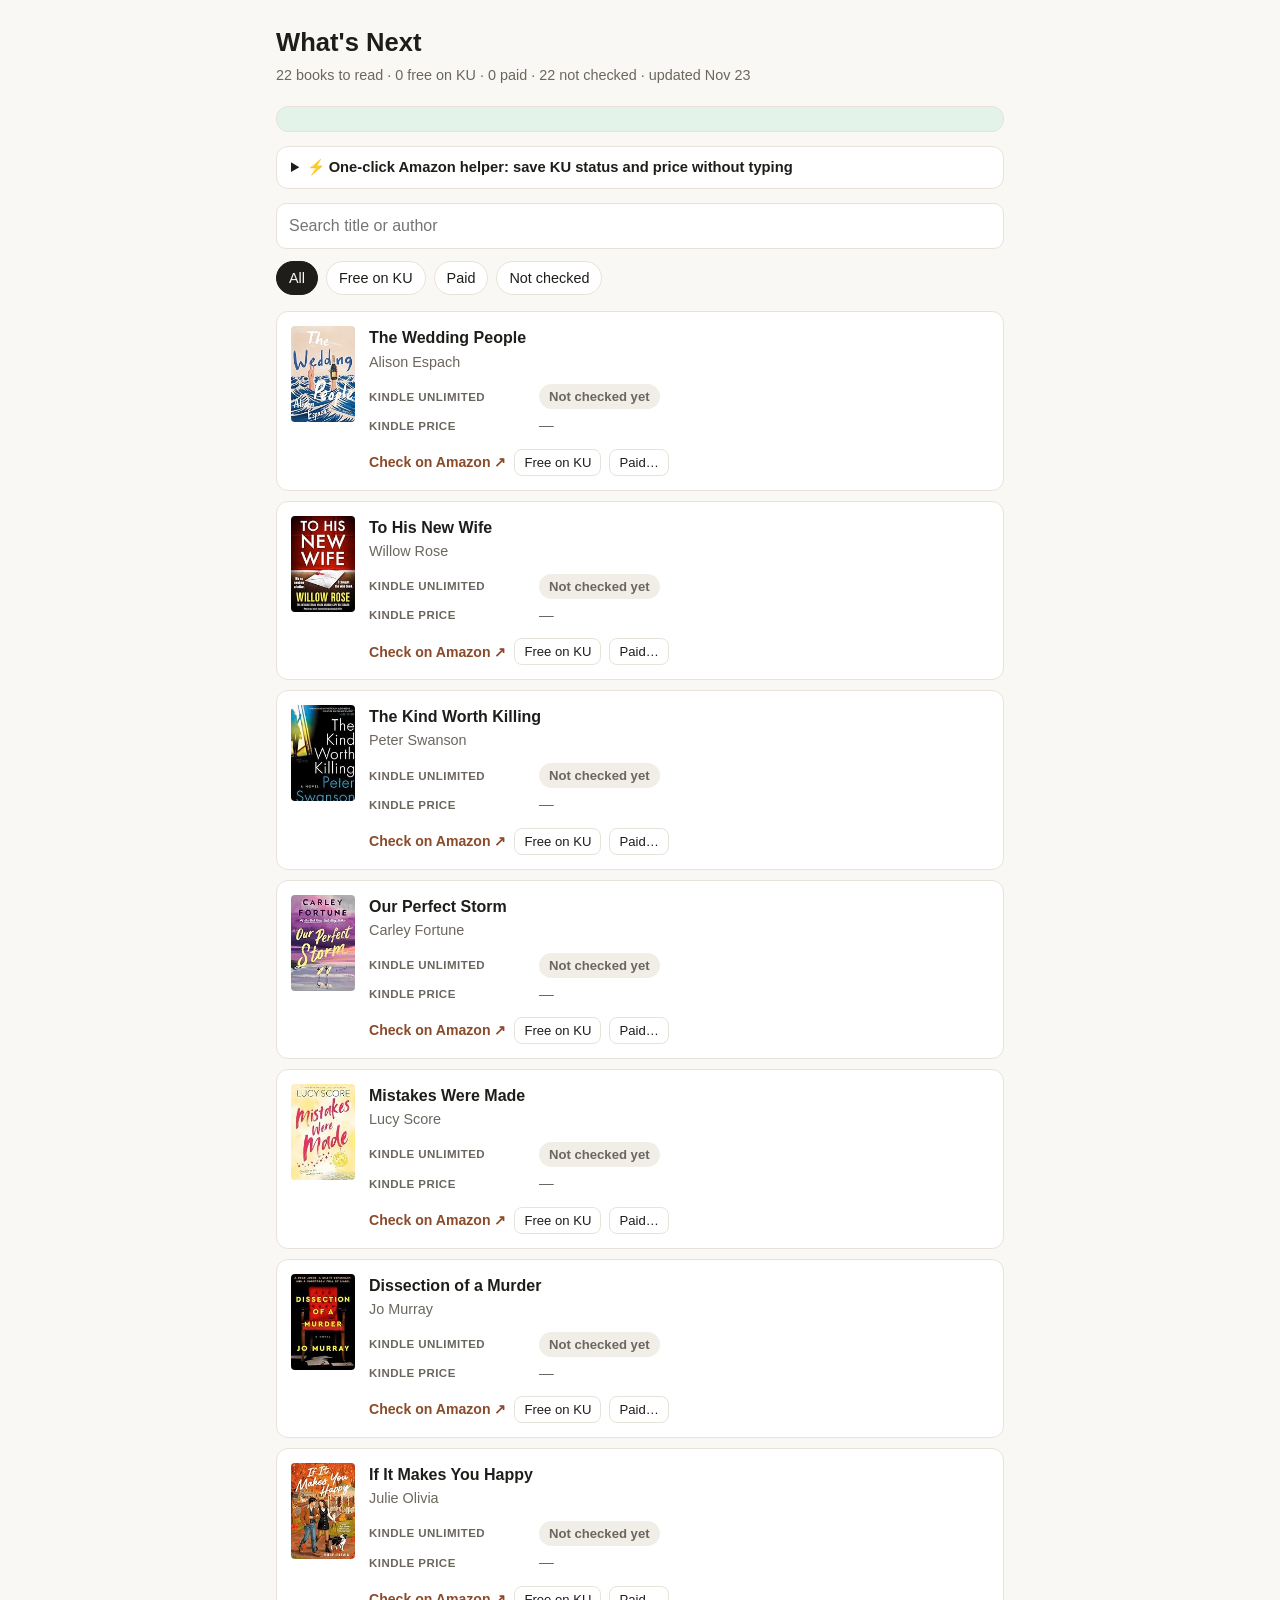
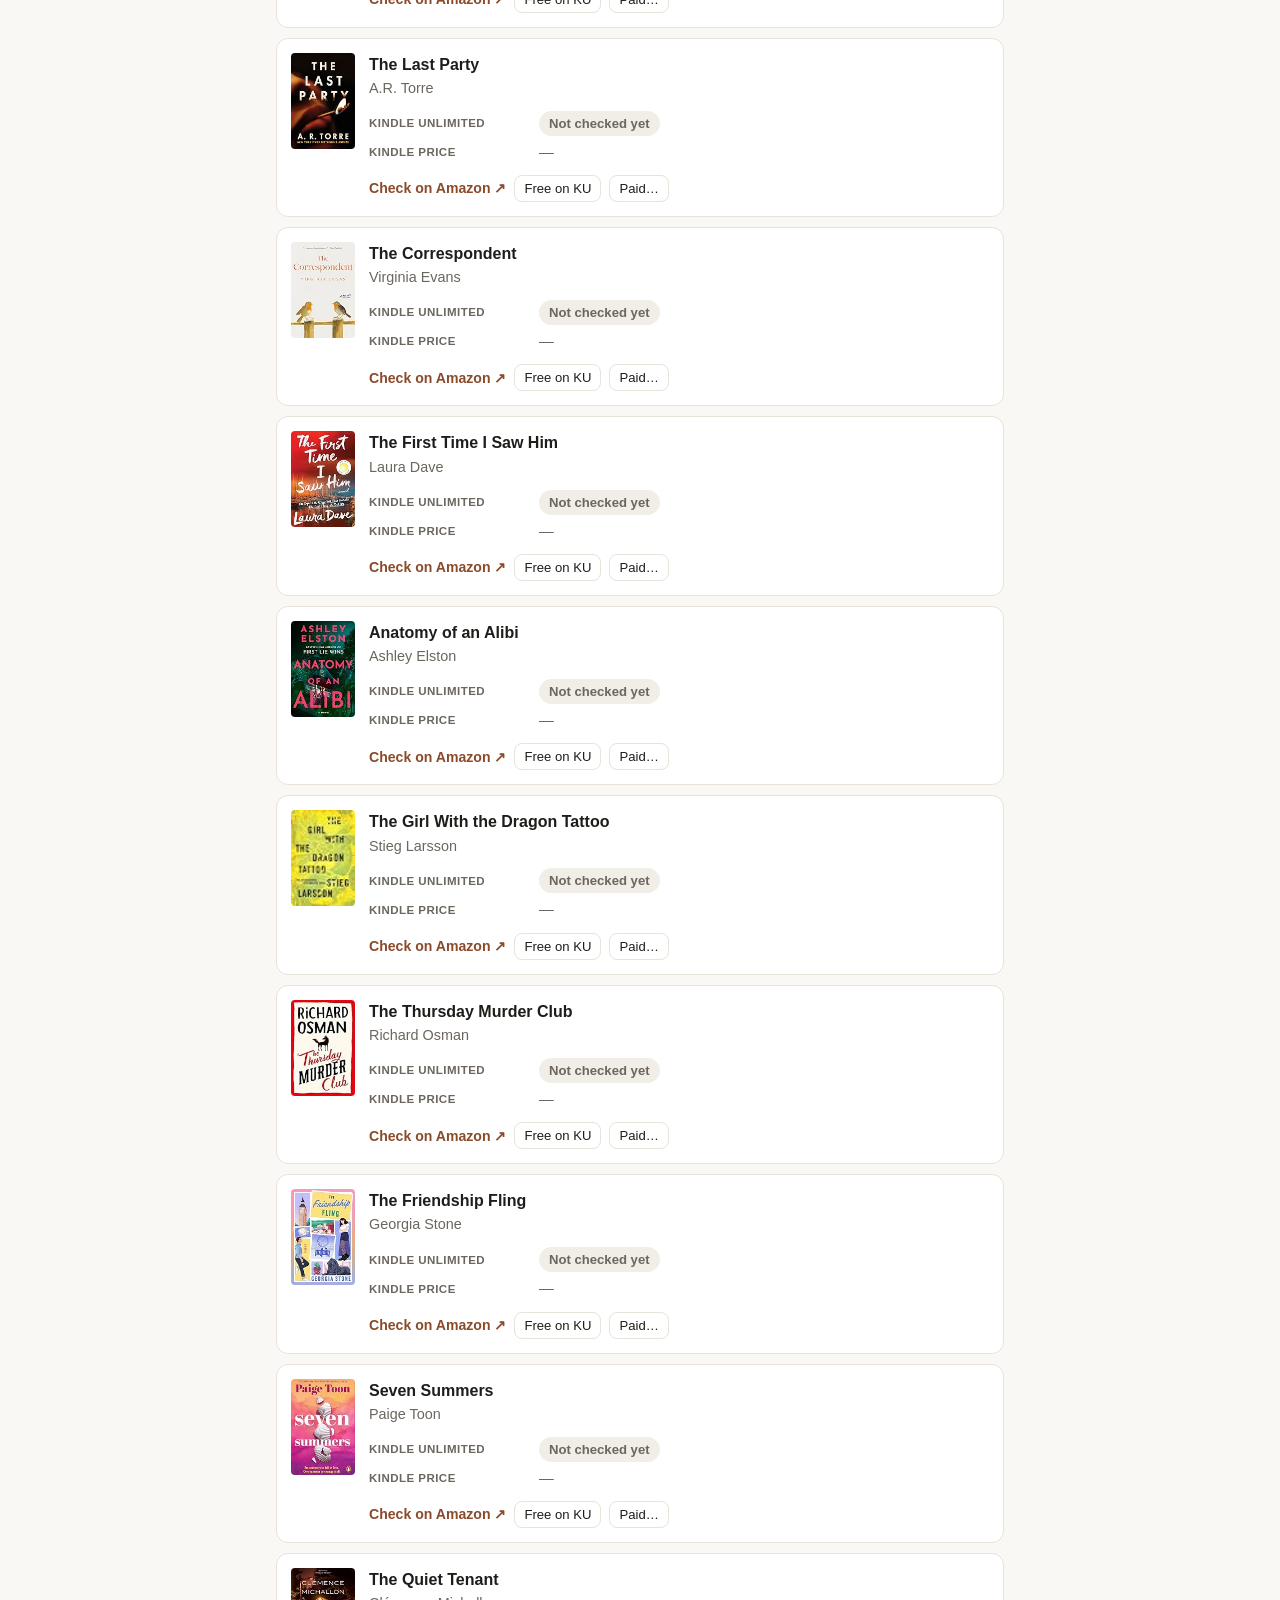
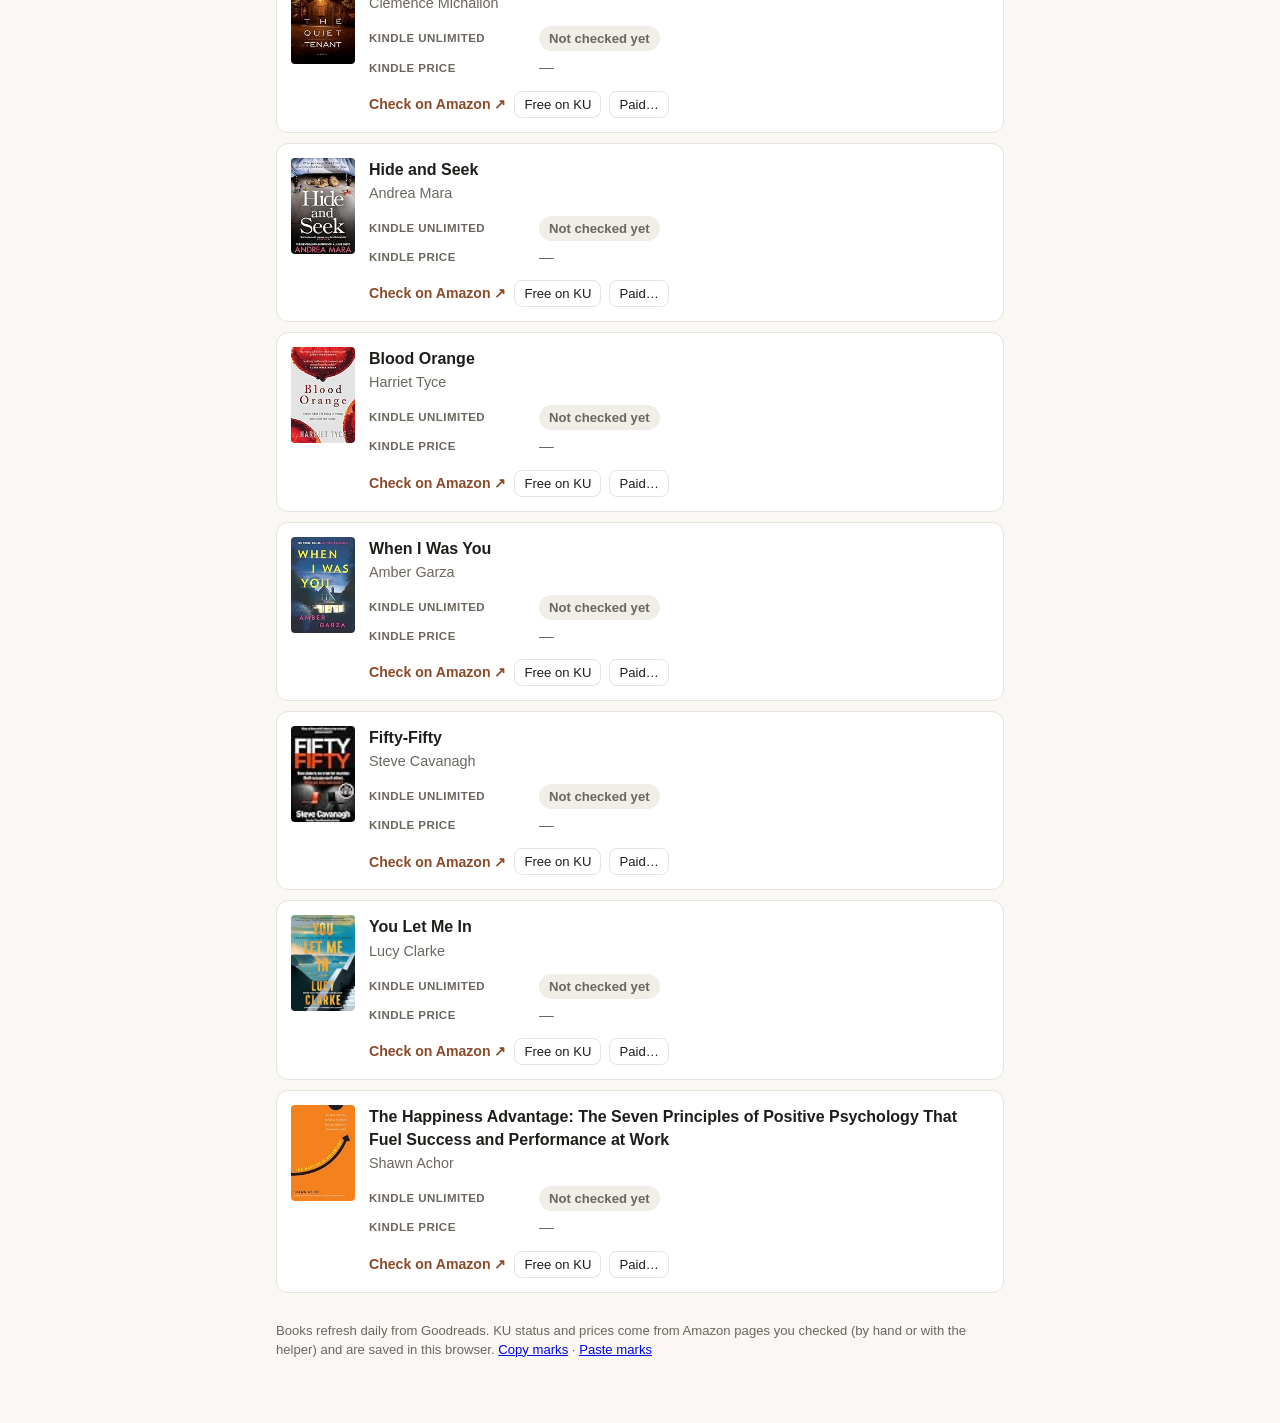
<file: index.html>
<!doctype html>
<html lang="en">
<head>
<meta charset="utf-8">
<meta name="viewport" content="width=device-width, initial-scale=1">
<title>What's Next</title>
<link rel="icon" href="data:image/svg+xml,%3Csvg xmlns='http://www.w3.org/2000/svg' viewBox='0 0 100 100'%3E%3Ctext y='.9em' font-size='90'%3E%F0%9F%93%9A%3C/text%3E%3C/svg%3E">
<style>
:root {
  --bg: #faf8f5; --card: #ffffff; --ink: #1f1d1a; --muted: #6b665e; --line: #e8e3da;
  --accent: #8a4b2a; --ku: #1d7a46; --ku-bg: #e3f3ea; --no: #9a3b3b; --no-bg: #f7e6e6;
  --unk-bg: #f1eee8;
}
@media (prefers-color-scheme: dark) {
  :root:not([data-theme="light"]) {
    --bg: #151412; --card: #1f1d1a; --ink: #f1ede6; --muted: #a39d93; --line: #34312c;
    --accent: #e0a27e; --ku: #6fd49b; --ku-bg: #173526; --no: #f09a9a; --no-bg: #3a1f1f;
    --unk-bg: #2a2723;
  }
}
:root[data-theme="dark"] {
  --bg: #151412; --card: #1f1d1a; --ink: #f1ede6; --muted: #a39d93; --line: #34312c;
  --accent: #e0a27e; --ku: #6fd49b; --ku-bg: #173526; --no: #f09a9a; --no-bg: #3a1f1f;
  --unk-bg: #2a2723;
}
* { box-sizing: border-box; }
body {
  margin: 0; background: var(--bg); color: var(--ink);
  font: 16px/1.45 -apple-system, BlinkMacSystemFont, "Segoe UI", Roboto, sans-serif;
}
main { max-width: 760px; margin: 0 auto; padding: 24px 16px 64px; }
h1 { font-size: 1.6rem; margin: 0 0 4px; }
.sub { color: var(--muted); margin: 0 0 20px; font-size: .9rem; }
.filters { display: flex; flex-wrap: wrap; gap: 8px; margin-bottom: 16px; }
.filters button {
  border: 1px solid var(--line); background: var(--card); color: var(--ink);
  padding: 6px 12px; border-radius: 999px; font: inherit; font-size: .9rem; cursor: pointer;
}
.filters button[aria-pressed="true"] { background: var(--ink); color: var(--bg); border-color: var(--ink); }
.search {
  width: 100%; padding: 10px 12px; border-radius: 10px; border: 1px solid var(--line);
  background: var(--card); color: var(--ink); font: inherit; margin-bottom: 12px;
}
ul { list-style: none; padding: 0; margin: 0; display: grid; gap: 10px; }
#list > li {
  display: grid; grid-template-columns: 64px minmax(0, 1fr); gap: 14px; align-items: start;
  background: var(--card); border: 1px solid var(--line); border-radius: 12px; padding: 14px;
}
#list > li > div { min-width: 0; }
#list > li img, .nocover { width: 64px; height: 96px; object-fit: cover; border-radius: 4px; background: var(--unk-bg); }
.details { margin: 0 0 12px; display: grid; gap: 6px; }
.details > div { display: grid; grid-template-columns: minmax(0, 1fr); gap: 2px; }
.details dt { color: var(--muted); font-size: .72rem; font-weight: 600; letter-spacing: .04em; text-transform: uppercase; }
@media (min-width: 560px) {
  .details > div { grid-template-columns: 10em minmax(0, 1fr); gap: 10px; align-items: center; }
}
.details dd { margin: 0; font-size: .92rem; overflow-wrap: anywhere; }
.details dd.price-value { font-weight: 700; font-size: 1rem; }
.details dd.muted { color: var(--muted); }
@media (max-width: 340px) {
  #list > li { grid-template-columns: 48px minmax(0, 1fr); gap: 10px; padding: 12px; }
  #list > li img, .nocover { width: 48px; height: 72px; }
}
.title { font-weight: 600; margin: 0; overflow-wrap: anywhere; }
.title a { color: inherit; text-decoration: none; }
.title a:hover { text-decoration: underline; }
.author { color: var(--muted); margin: 2px 0 12px; font-size: .9rem; }
.row { display: flex; flex-wrap: wrap; gap: 8px; align-items: center; }
.badge { display: inline-block; max-width: 100%; font-size: .82rem; font-weight: 600; padding: 3px 10px; border-radius: 999px; background: var(--unk-bg); color: var(--muted); }
.badge.yes { background: var(--ku-bg); color: var(--ku); }
.badge.no { background: var(--no-bg); color: var(--no); }
.row a.check { color: var(--accent); font-size: .88rem; font-weight: 600; text-decoration: none; }
.row a.check:hover { text-decoration: underline; }
.mark { border: 1px solid var(--line); background: transparent; color: var(--ink); border-radius: 8px; padding: 3px 9px; font: inherit; font-size: .82rem; cursor: pointer; }
.mark:hover { border-color: var(--muted); }
.mark.primary { background: var(--ink); color: var(--bg); border-color: var(--ink); }
.price { width: 9.5em; max-width: 100%; padding: 4px 8px; border: 1px solid var(--line); border-radius: 8px; background: var(--bg); color: var(--ink); font: inherit; font-size: .88rem; }
.empty { color: var(--muted); text-align: center; padding: 32px 0; }
footer { margin-top: 28px; color: var(--muted); font-size: .82rem; }
.muted { color: var(--muted); }
.helper { background: var(--card); border: 1px solid var(--line); border-radius: 12px; padding: 10px 14px; margin-bottom: 14px; font-size: .92rem; }
.helper summary { cursor: pointer; font-weight: 600; }
.helper ol { margin: 10px 0 4px; padding-left: 1.3em; display: grid; gap: 10px; }
.helper a { color: var(--accent); }
.bookmarklet { display: inline-block; margin: 6px 8px 6px 0; padding: 6px 12px; border-radius: 8px; background: var(--accent); color: var(--bg) !important; font-weight: 700; text-decoration: none; cursor: grab; }
.banner { border-radius: 12px; padding: 12px 14px; margin-bottom: 14px; font-size: .92rem; display: grid; grid-template-columns: minmax(0, 1fr); gap: 8px; background: var(--ku-bg); color: var(--ink); border: 1px solid var(--line); }
.banner.warn { background: var(--no-bg); }
.banner .row { gap: 8px; }
.banner select { flex: 1 1 14em; min-width: 0; width: 100%; max-width: 100%; font: inherit; font-size: .88rem; padding: 4px 6px; border-radius: 8px; border: 1px solid var(--line); background: var(--card); color: var(--ink); }
#list > li.flash { outline: 2px solid var(--ku); outline-offset: 2px; }
</style>
</head>
<body>
<main>
  <h1>What's Next</h1>
  <p class="sub" id="sub">Loading your Goodreads to-read shelf…</p>

  <div class="banner" id="banner" hidden role="status"></div>

  <details class="helper" id="helper">
    <summary>⚡ One-click Amazon helper: save KU status and price without typing</summary>
    <ol>
      <li><strong>Install it once (laptop or desktop browser):</strong> drag this button to your bookmarks bar.
        <a class="bookmarklet" id="bookmarklet" href="#" title="Drag me to your bookmarks bar">＋ Save to What's Next</a>
        <span class="muted">Can't drag? <a href="#" id="copyHelper">Copy the helper code</a>, create a new bookmark, and paste it as the bookmark's URL.</span>
      </li>
      <li>On a book below, tap <strong>Check on Amazon ↗</strong> and open the Kindle edition's page.</li>
      <li>Click the <strong>Save to What's Next</strong> bookmark. It reads the Kindle Unlimited status and Kindle price from that page, asks you to confirm, then saves them here.</li>
    </ol>
  </details>

  <input class="search" id="q" type="search" placeholder="Search title or author" aria-label="Search books">
  <div class="filters" role="group" aria-label="Filter by Kindle Unlimited status">
    <button data-f="all" aria-pressed="true">All</button>
    <button data-f="yes" aria-pressed="false">Free on KU</button>
    <button data-f="no" aria-pressed="false">Paid</button>
    <button data-f="unknown" aria-pressed="false">Not checked</button>
  </div>
  <ul id="list"></ul>
  <footer>
    Books refresh daily from Goodreads. KU status and prices come from Amazon pages you checked (by hand or with the helper) and are saved in this browser.
    <a href="#" id="export">Copy marks</a> · <a href="#" id="import">Paste marks</a>
  </footer>
</main>
<script>
const KEY = "whats-next-ku-v1";
let data = { books: [] }, filter = "all", query = "", repoMarks = {};

// A mark is { ku: "yes" | "no", price?: "$12.99" }. Older plain "yes"/"no" strings still work.
function normalize(v) {
  if (v === "yes" || v === "no") return { ku: v };
  if (v && (v.ku === "yes" || v.ku === "no")) return { ku: v.ku, ...(v.price ? { price: String(v.price).slice(0, 20) } : {}) };
  return null;
}
function readLocal() {
  try { return JSON.parse(localStorage.getItem(KEY) || "{}") || {}; } catch (e) { return {}; }
}
function loadMarks() {
  const out = {};
  for (const [id, v] of Object.entries({ ...repoMarks, ...readLocal() })) {
    const m = normalize(v);
    if (m) out[id] = m;
  }
  return out;
}
function saveMark(id, value) {
  const local = readLocal();
  if (value === null) delete local[id]; else local[id] = value;
  try { localStorage.setItem(KEY, JSON.stringify(local)); } catch (e) {}
}
function formatPrice(p) {
  p = (p || "").trim();
  if (!p) return "";
  return /^\d/.test(p) ? "$" + p : p;
}
let editing = null; // id of the book whose price is being typed
let flashId = null; // book just saved by the Amazon helper
const PENDING = "whats-next-pending"; // the book whose "Check on Amazon" link was last opened

// ---- One-click Amazon helper (bookmarklet) ----
// Runs on the Amazon page in the person's own browser: reads what Amazon shows them there,
// then opens this page with the result in the address (#save=...). Nothing is sent anywhere else.
function amazonHelper(PAGE) {
  try {
    var q = function (s) { try { return document.querySelector(s); } catch (e) { return null; } };
    var text = function (e) { return e ? (e.innerText || e.textContent || "").replace(/\s+/g, " ").trim() : ""; };
    if (!/(^|\.)amazon\./.test(location.hostname)) {
      alert("What's Next helper: open a Kindle book's page on Amazon first, then click this bookmark."); return;
    }
    var title = text(q("#productTitle") || q("#ebooksProductTitle") || q("#title"));
    if (!title) {
      alert("What's Next helper: this doesn't look like a book's page. Open the book itself (not the search results) and try again."); return;
    }
    var authors = Array.prototype.map.call(document.querySelectorAll("#bylineInfo .author a, #bylineInfo a.contributorNameID"), text)
      .filter(function (s) { return s && !/^\(|Follow|Visit/i.test(s); });
    var author = authors[0] || "";
    // Only look where Amazon shows formats and buying options, not the description (authors mention KU there).
    var zones = ["#tmmSwatches", "#tmm-grid-swatch-KINDLE", "#formats", "#rightCol", "#buybox", "#buyBoxAccordion"]
      .map(q).filter(Boolean);
    var zoneText = zones.map(text).join(" | ");
    var kuBadge = zones.some(function (z) { return z.querySelector('img[alt*="Kindle Unlimited" i], [id*="borrow" i], [id*="kindle-unlimited" i]'); });
    var ku = kuBadge || (/Kindle\s*Unlimited/i.test(zoneText) && /(Read for Free|Read for \$?0(\.00)?|\$0\.00|Read with Kindle Unlimited|Borrow for Free)/i.test(zoneText));
    var money = /(?:[$£€₹]|US\$|CA\$|A\$)\s?\d[\d,]*(?:\.\d{2})?/g;
    var isZero = function (p) { return /^\D*0+(\.0+)?$/.test(p.replace(/\s/g, "")); };
    var price = "";
    ["#kindle-price", "#tmm-grid-swatch-KINDLE .slot-price", ".kindle-price", "#corePriceDisplay_desktop_feature_div .a-offscreen",
     "#corePrice_feature_div .a-offscreen", "#buybox .a-color-price", "#rightCol .a-price .a-offscreen"].some(function (s) {
      var found = (text(q(s)) || "").match(money) || [];
      for (var i = 0; i < found.length; i++) if (!isZero(found[i])) { price = found[i]; return true; }
      return false;
    });
    if (!price) {
      var all = zoneText.match(money) || [];
      for (var i = 0; i < all.length; i++) if (!isZero(all[i])) { price = all[i]; break; }
    }
    var msg = "Save to What's Next?\n\n" + title + (author ? "\nby " + author : "") +
      "\n\nKindle Unlimited: " + (ku ? "YES - free to read" : "No") +
      "\nKindle price: " + (price || "not found") +
      "\n\nPress Cancel if this looks wrong, then use the buttons on What's Next instead.";
    if (!confirm(msg)) return;
    var data = { t: title, a: author, ku: ku ? "yes" : "no", p: price, u: location.origin + location.pathname };
    var url = PAGE + "#save=" + encodeURIComponent(JSON.stringify(data));
    var w = window.open(url, "whats-next");
    if (!w) location.href = url;
  } catch (e) {
    alert("What's Next helper hit a problem: " + e.message);
  }
}
function helperCode() {
  const page = location.origin + location.pathname;
  return "javascript:(" + amazonHelper.toString().replace(/\n\s*\/\/[^\n]*/g, "").replace(/\s*\n\s*/g, " ") + ")(" + JSON.stringify(page) + ");void 0";
}

function simplify(s) {
  return (s || "").toLowerCase().normalize("NFKD").replace(/[̀-ͯ]/g, "")
    .replace(/\([^)]*\)|\[[^\]]*\]/g, " ").split(":")[0]
    .replace(/&/g, " and ").replace(/[^a-z0-9 ]/g, " ").replace(/\b(the|a|an)\b/g, " ").replace(/\s+/g, " ").trim();
}
function findBook(t, a) {
  const st = simplify(t), surname = simplify(a).split(" ").pop() || "";
  let pending = null;
  try { const p = JSON.parse(localStorage.getItem(PENDING) || "null"); if (p && Date.now() - p.at < 3 * 3600e3) pending = p.id; } catch (e) {}
  let best = null, bestScore = 0;
  for (const b of data.books) {
    const bt = simplify(b.search_title || b.title);
    let score = 0;
    if (bt && st === bt) score = 3;
    else if (bt && st && (st.startsWith(bt) || bt.startsWith(st))) score = 2;
    if (score && surname && simplify(b.author).includes(surname)) score += 1;
    if (score && b.id === pending) score += 0.5;
    if (score > bestScore) { best = b; bestScore = score; }
  }
  return { book: bestScore >= 2 ? best : null, pending };
}
function showBanner(content, warn) {
  const banner = document.getElementById("banner");
  banner.replaceChildren(...content);
  banner.className = "banner" + (warn ? " warn" : "");
  banner.hidden = false;
  banner.scrollIntoView({ block: "nearest" });
}
function bookPicker(selectedId, onSave, label) {
  const select = el("select", { "aria-label": "Choose the book" },
    el("option", { value: "" }, "Choose a book…"),
    ...data.books.map(b => el("option", { value: b.id, ...(b.id === selectedId ? { selected: "" } : {}) }, `${b.title} — ${b.author}`)));
  return el("div", { class: "row" }, select,
    el("button", { class: "mark primary", on: { click: () => select.value && onSave(select.value) } }, label));
}
function handleSaveHash() {
  if (!location.hash.startsWith("#save=")) return;
  let got;
  try { got = JSON.parse(decodeURIComponent(location.hash.slice(6))); } catch (e) { got = null; }
  history.replaceState(null, "", location.pathname + location.search);
  if (!got || (got.ku !== "yes" && got.ku !== "no")) return;
  const mark = { ku: got.ku, ...(got.p ? { price: String(got.p).slice(0, 20) } : {}) };
  const label = got.ku === "yes" ? "✓ Free on KU" : "Paid (not in KU)";
  const saveTo = (id) => {
    saveMark(id, mark);
    flashId = id;
    try { localStorage.removeItem(PENDING); } catch (e) {}
    const b = data.books.find(x => x.id === id);
    showBanner([
      el("div", {}, el("strong", {}, "Saved from Amazon: "), `${b.title} — ${label}${mark.price ? ` · ${mark.price}` : ""}`),
      el("details", {}, el("summary", { class: "muted" }, "Wrong book?"),
        bookPicker(null, (other) => { saveMark(id, null); saveTo(other); }, "Move it here")),
    ]);
    render();
    const li = document.querySelector(`li[data-id="${CSS.escape(id)}"]`);
    if (li) li.scrollIntoView({ block: "center" });
  };
  const { book, pending } = findBook(got.t, got.a);
  if (book) return saveTo(book.id);
  showBanner([
    el("div", {}, el("strong", {}, "Which book is this? "),
      `Amazon says “${got.t}”${got.a ? ` by ${got.a}` : ""} — ${label}${mark.price ? ` · ${mark.price}` : ""}. It didn't match a title on your list.`),
    bookPicker(pending, saveTo, "Save"),
  ], true);
}
function amazonUrl(b) {
  const store = data.amazon_store || "www.amazon.com";
  const q = encodeURIComponent(`${b.search_title} ${b.author}`);
  return `https://${store}/s?k=${q}&i=digital-text`;
}
function el(tag, attrs = {}, ...kids) {
  const n = document.createElement(tag);
  for (const [k, v] of Object.entries(attrs)) {
    if (k === "on") for (const [ev, fn] of Object.entries(v)) n.addEventListener(ev, fn);
    else if (v !== null && v !== undefined) n.setAttribute(k, v);
  }
  for (const k of kids) n.append(k);
  return n;
}
function render() {
  const marks = loadMarks();
  const list = document.getElementById("list");
  list.replaceChildren();
  const q = query.toLowerCase();
  const shown = data.books.filter(b => {
    const s = marks[b.id] ? marks[b.id].ku : "unknown";
    if (filter !== "all" && s !== filter) return false;
    return !q || `${b.title} ${b.author}`.toLowerCase().includes(q);
  });
  for (const b of shown) {
    const m = marks[b.id];
    const s = m ? m.ku : "unknown";
    const price = m && formatPrice(m.price);
    const kuValue = el("dd", {}, el("span", { class: "badge " + (s === "unknown" ? "" : s) },
      s === "yes" ? "✓ Free to read" : s === "no" ? "Paid (not in KU)" : "Not checked yet"));
    const priceValue = el("dd", { class: price && s !== "yes" ? "price-value" : "muted" },
      s === "yes" ? (price ? `Free with KU · ${price} to buy` : "Free with KU") : price ? price : s === "no" ? "Not added" : "—");
    const details = el("dl", { class: "details" },
      el("div", {}, el("dt", {}, "Kindle Unlimited"), kuValue),
      el("div", {}, el("dt", {}, "Kindle price"), priceValue));
    let buttons;
    if (editing === b.id) {
      const input = el("input", { class: "price", type: "text", inputmode: "decimal", placeholder: "Price, e.g. 12.99",
        "aria-label": `Kindle price for ${b.title}`, value: (m && m.price) || "" });
      const save = () => { saveMark(b.id, { ku: "no", ...(input.value.trim() ? { price: input.value.trim() } : {}) }); editing = null; render(); };
      input.addEventListener("keydown", e => { if (e.key === "Enter") save(); if (e.key === "Escape") { editing = null; render(); } });
      buttons = [input, el("button", { class: "mark primary", on: { click: save } }, "Save"),
                 el("button", { class: "mark", on: { click: () => { editing = null; render(); } } }, "Cancel")];
      setTimeout(() => input.focus(), 0);
    } else if (s === "unknown") {
      buttons = [el("button", { class: "mark", on: { click: () => { saveMark(b.id, { ku: "yes" }); render(); } } }, "Free on KU"),
                 el("button", { class: "mark", on: { click: () => { editing = b.id; render(); } } }, "Paid…")];
    } else {
      buttons = [
        ...(s === "no" ? [el("button", { class: "mark", on: { click: () => { editing = b.id; render(); } } }, price ? "Edit price" : "Add price")] : []),
        el("button", { class: "mark", on: { click: () => { saveMark(b.id, null); render(); } } }, "Undo")];
    }
    list.append(el("li", { "data-id": b.id, class: b.id === flashId ? "flash" : null },
      b.cover ? el("img", { src: b.cover, alt: "", loading: "lazy" }) : el("div", { class: "nocover" }),
      el("div", {},
        el("p", { class: "title" }, el("a", { href: b.goodreads_url, target: "_blank", rel: "noopener" }, b.title)),
        el("p", { class: "author" }, b.author),
        details,
        el("div", { class: "row" },
          el("a", { class: "check", href: amazonUrl(b), target: "_blank", rel: "noopener",
            on: { click: () => { try { localStorage.setItem(PENDING, JSON.stringify({ id: b.id, at: Date.now() })); } catch (e) {} } } }, "Check on Amazon ↗"),
          ...buttons))));
  }
  if (!shown.length) list.append(el("li", { class: "empty", style: "display:block" }, "No books match."));
  const yes = data.books.filter(b => marks[b.id] && marks[b.id].ku === "yes").length;
  const paid = data.books.filter(b => marks[b.id] && marks[b.id].ku === "no").length;
  const unk = data.books.length - yes - paid;
  const when = data.fetched_at ? new Date(data.fetched_at).toLocaleDateString(undefined, { month: "short", day: "numeric" }) : "";
  document.getElementById("sub").textContent =
    `${data.books.length} books to read · ${yes} free on KU · ${paid} paid · ${unk} not checked` + (when ? ` · updated ${when}` : "");
}

document.querySelectorAll(".filters button").forEach(btn => btn.addEventListener("click", () => {
  filter = btn.dataset.f;
  document.querySelectorAll(".filters button").forEach(b => b.setAttribute("aria-pressed", b === btn));
  render();
}));
document.getElementById("q").addEventListener("input", e => { query = e.target.value; render(); });
try { window.name = "whats-next"; } catch (e) {} // lets the helper reuse this tab
window.addEventListener("hashchange", () => { if (data.books.length) handleSaveHash(); });
// The helper may open a new tab; keep any other open copy of this page in sync.
window.addEventListener("storage", e => { if (e.key === KEY && data.books.length) render(); });
document.getElementById("bookmarklet").setAttribute("href", helperCode());
document.getElementById("bookmarklet").addEventListener("click", e => {
  e.preventDefault();
  alert("Drag this button to your bookmarks bar, then click it while you're on a book's Amazon page.");
});
document.getElementById("copyHelper").addEventListener("click", async e => {
  e.preventDefault();
  try { await navigator.clipboard.writeText(helperCode()); alert("Helper code copied. Create a new bookmark named “Save to What's Next” and paste this as its URL."); }
  catch (err) { prompt("Copy this, then paste it as a new bookmark's URL:", helperCode()); }
});
document.getElementById("export").addEventListener("click", async e => {
  e.preventDefault();
  const text = JSON.stringify(loadMarks());
  try { await navigator.clipboard.writeText(text); alert("Marks copied. Paste them on your other device."); }
  catch (err) { prompt("Copy these marks:", text); }
});
document.getElementById("import").addEventListener("click", e => {
  e.preventDefault();
  const text = prompt("Paste marks copied from another device:");
  if (!text) return;
  try {
    const incoming = JSON.parse(text);
    for (const [id, v] of Object.entries(incoming)) { const m = normalize(v); if (m) saveMark(id, m); }
    render();
  } catch (err) { alert("That didn't look like copied marks."); }
});

Promise.all([
  fetch("data/books.json", { cache: "no-store" }).then(r => r.json()),
  fetch("data/ku.json", { cache: "no-store" }).then(r => r.ok ? r.json() : {}).catch(() => ({})),
]).then(([books, ku]) => { data = books; repoMarks = ku; render(); handleSaveHash(); })
  .catch(() => { document.getElementById("sub").textContent = "Couldn't load books.json. Run scripts/fetch_shelf.py first."; });
</script>
</body>
</html>
</file>
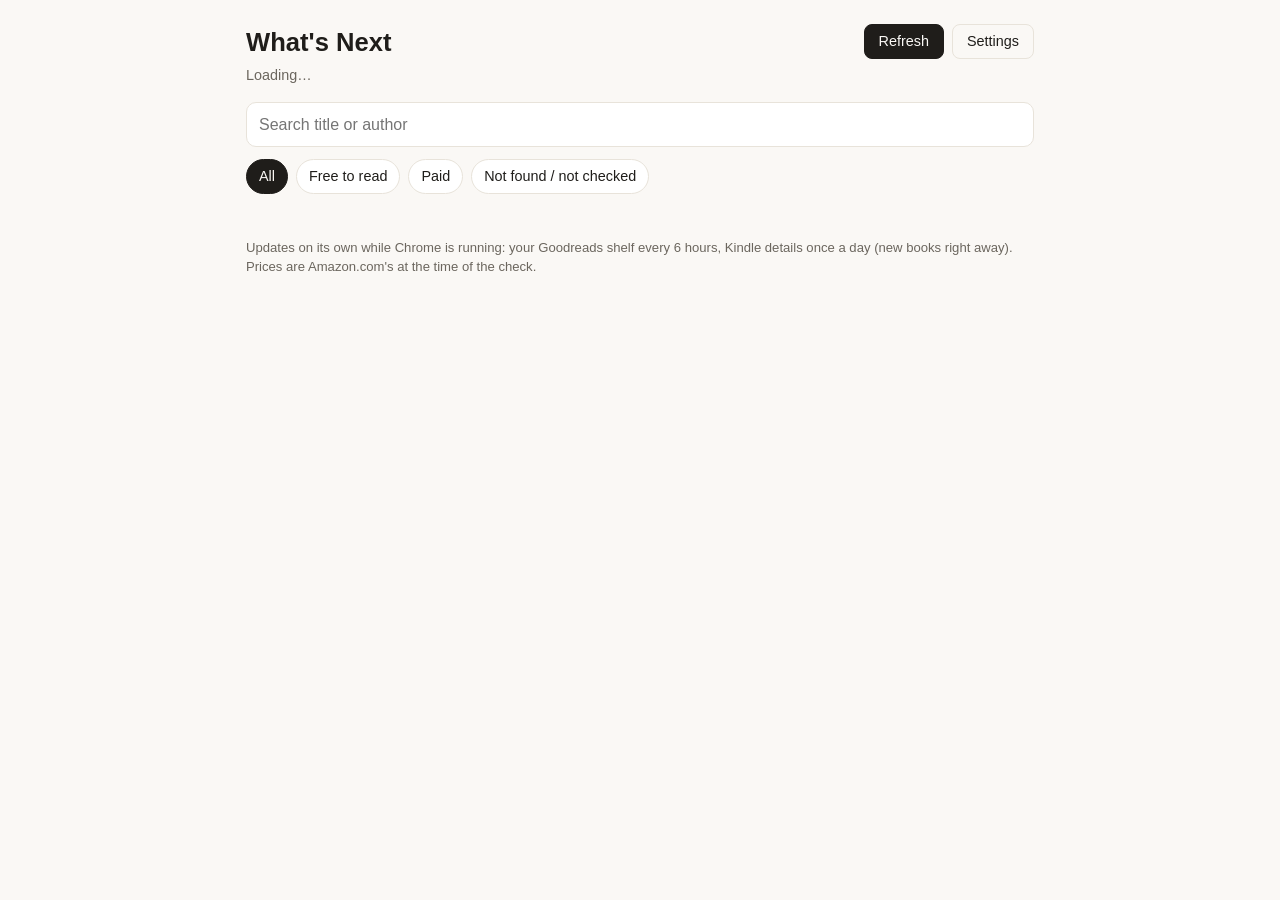
<file: extension/dashboard.html>
<!doctype html>
<html lang="en">
<head>
<meta charset="utf-8">
<meta name="viewport" content="width=device-width, initial-scale=1">
<title>What's Next</title>
<link rel="icon" href="icons/32.png">
<link rel="stylesheet" href="dashboard.css">
</head>
<body>
<main>
  <header>
    <div>
      <h1>What's Next</h1>
      <p class="sub" id="sub">Loading…</p>
    </div>
    <div class="actions">
      <button class="btn" id="refresh">Refresh</button>
      <button class="btn ghost" id="settingsBtn" aria-expanded="false">Settings</button>
    </div>
  </header>

  <form class="settings" id="settings" hidden>
    <label>Goodreads profile link or name
      <input id="profile" type="text" placeholder="goodreads.com/yourname" autocomplete="off">
    </label>
    <label>Shelf
      <input id="shelf" type="text" placeholder="to-read" autocomplete="off">
    </label>
    <button class="btn" type="submit">Save</button>
    <p class="muted small">Your Goodreads profile must be public. Books are read from Goodreads' shelf widget; Kindle details from Amazon.com's Kindle store, in this browser.</p>
  </form>

  <div class="status" id="status" hidden role="status"></div>

  <input class="search" id="q" type="search" placeholder="Search title or author" aria-label="Search books">
  <div class="filters" role="group" aria-label="Filter">
    <button data-f="all" aria-pressed="true">All</button>
    <button data-f="yes" aria-pressed="false">Free to read</button>
    <button data-f="no" aria-pressed="false">Paid</button>
    <button data-f="other" aria-pressed="false">Not found / not checked</button>
  </div>
  <ul id="list"></ul>
  <footer class="muted small">
    Updates on its own while Chrome is running: your Goodreads shelf every 6 hours, Kindle details once a day (new books right away). Prices are Amazon.com's at the time of the check.
  </footer>
</main>
<script src="lib.js"></script>
<script src="dashboard.js"></script>
</body>
</html>
</file>
<file: extension/dashboard.css>
:root {
  --bg: #faf8f5; --card: #ffffff; --ink: #1f1d1a; --muted: #6b665e; --line: #e8e3da;
  --accent: #8a4b2a; --ku: #1d7a46; --ku-bg: #e3f3ea; --no: #9a3b3b; --no-bg: #f7e6e6;
  --unk-bg: #f1eee8; --warn-bg: #fbf0d9;
}
@media (prefers-color-scheme: dark) {
  :root {
    --bg: #151412; --card: #1f1d1a; --ink: #f1ede6; --muted: #a39d93; --line: #34312c;
    --accent: #e0a27e; --ku: #6fd49b; --ku-bg: #173526; --no: #f09a9a; --no-bg: #3a1f1f;
    --unk-bg: #2a2723; --warn-bg: #3a3020;
  }
}
* { box-sizing: border-box; }
[hidden] { display: none !important; }
body { margin: 0; background: var(--bg); color: var(--ink); font: 16px/1.45 -apple-system, BlinkMacSystemFont, "Segoe UI", Roboto, sans-serif; }
main { max-width: 820px; margin: 0 auto; padding: 24px 16px 64px; }
header { display: flex; flex-wrap: wrap; gap: 12px; align-items: flex-start; justify-content: space-between; margin-bottom: 16px; }
h1 { font-size: 1.6rem; margin: 0 0 4px; }
.sub { color: var(--muted); margin: 0; font-size: .9rem; }
.muted { color: var(--muted); }
.small { font-size: .82rem; }
.actions { display: flex; gap: 8px; }
.btn { border: 1px solid var(--ink); background: var(--ink); color: var(--bg); border-radius: 8px; padding: 6px 14px; font: inherit; font-size: .9rem; cursor: pointer; }
.btn.ghost { background: transparent; color: var(--ink); border-color: var(--line); }
.btn:disabled { opacity: .5; cursor: default; }
.settings { background: var(--card); border: 1px solid var(--line); border-radius: 12px; padding: 14px; margin-bottom: 14px; display: grid; gap: 10px; }
.settings label { display: grid; gap: 4px; font-size: .88rem; color: var(--muted); }
.settings input { font: inherit; color: var(--ink); background: var(--bg); border: 1px solid var(--line); border-radius: 8px; padding: 8px 10px; }
.settings .btn { justify-self: start; }
.settings p { margin: 0; }
.status { border-radius: 12px; padding: 10px 14px; margin-bottom: 14px; font-size: .9rem; background: var(--unk-bg); border: 1px solid var(--line); }
.status.warn { background: var(--warn-bg); }
.status a { color: var(--accent); }
.search { width: 100%; padding: 10px 12px; border-radius: 10px; border: 1px solid var(--line); background: var(--card); color: var(--ink); font: inherit; margin-bottom: 12px; }
.filters { display: flex; flex-wrap: wrap; gap: 8px; margin-bottom: 16px; }
.filters button { border: 1px solid var(--line); background: var(--card); color: var(--ink); padding: 6px 12px; border-radius: 999px; font: inherit; font-size: .9rem; cursor: pointer; }
.filters button[aria-pressed="true"] { background: var(--ink); color: var(--bg); border-color: var(--ink); }
ul { list-style: none; padding: 0; margin: 0; display: grid; gap: 10px; }
#list > li { display: grid; grid-template-columns: 64px minmax(0, 1fr); gap: 14px; align-items: start; background: var(--card); border: 1px solid var(--line); border-radius: 12px; padding: 14px; }
#list > li > div { min-width: 0; }
#list > li img, .nocover { width: 64px; height: 96px; object-fit: cover; border-radius: 4px; background: var(--unk-bg); }
.title { font-weight: 600; margin: 0; overflow-wrap: anywhere; }
.title a { color: inherit; text-decoration: none; }
.title a:hover { text-decoration: underline; }
.author { color: var(--muted); margin: 2px 0 12px; font-size: .9rem; }
.details { margin: 0 0 10px; display: grid; gap: 6px; }
.details > div { display: grid; grid-template-columns: minmax(0, 1fr); gap: 2px; }
.details dt { color: var(--muted); font-size: .72rem; font-weight: 600; letter-spacing: .04em; text-transform: uppercase; }
.details dd { margin: 0; font-size: .92rem; overflow-wrap: anywhere; }
.details dd.price-value { font-weight: 700; font-size: 1rem; }
@media (min-width: 560px) { .details > div { grid-template-columns: 10em minmax(0, 1fr); gap: 10px; align-items: center; } }
.badge { display: inline-block; max-width: 100%; font-size: .82rem; font-weight: 600; padding: 3px 10px; border-radius: 999px; background: var(--unk-bg); color: var(--muted); }
.badge.yes { background: var(--ku-bg); color: var(--ku); }
.badge.no { background: var(--no-bg); color: var(--no); }
.badge.checking { background: var(--warn-bg); color: var(--ink); }
.row { display: flex; flex-wrap: wrap; gap: 8px 14px; align-items: center; font-size: .86rem; }
.row a { color: var(--accent); font-weight: 600; text-decoration: none; }
.row a:hover { text-decoration: underline; }
.row button { border: none; background: none; padding: 0; color: var(--muted); font: inherit; cursor: pointer; text-decoration: underline; }
.empty { color: var(--muted); text-align: center; padding: 32px 0; display: block !important; }
footer { margin-top: 28px; }
@media (max-width: 340px) {
  #list > li { grid-template-columns: 48px minmax(0, 1fr); gap: 10px; padding: 12px; }
  #list > li img, .nocover { width: 48px; height: 72px; }
}
.new { display: inline-block; margin-right: 8px; padding: 1px 7px; border-radius: 6px; background: var(--accent); color: var(--bg); font-size: .72rem; font-weight: 700; vertical-align: 2px; }
.why { margin-top: 8px; font-size: .8rem; color: var(--muted); }
.why summary { cursor: pointer; }
.why p { margin: 4px 0 0; }
.why .evidence { font-family: ui-monospace, Menlo, monospace; font-size: .74rem; overflow-wrap: anywhere; }
</file>
